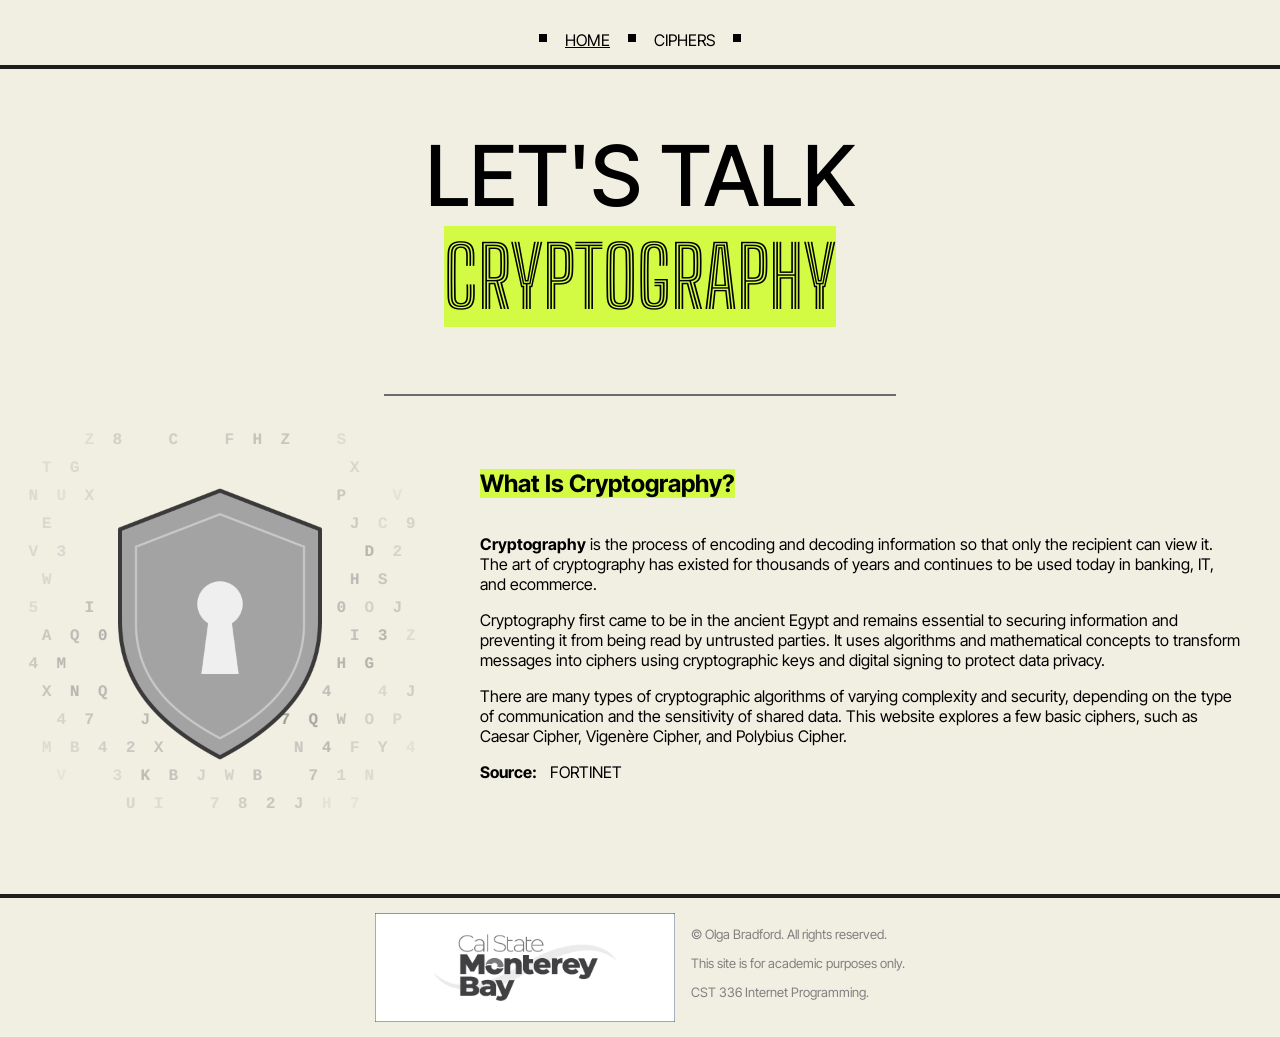
<file: hw1/index.html>
<!DOCTYPE html>
<html lang="en">
<head>
    <meta charset="UTF-8">
    <meta name="viewport" content="width=device-width, initial-scale=1.0">
    <title>Let's Talk Cryptography</title>
    <link rel="preconnect" href="https://fonts.googleapis.com">
    <link rel="preconnect" href="https://fonts.gstatic.com" crossorigin>
    <link href="https://fonts.googleapis.com/css2?family=Big+Shoulders+Inline:opsz,wght@10..72,100..900&family=Inter+Tight:ital,wght@0,100..900;1,100..900&display=swap" rel="stylesheet">
    <link rel="stylesheet" href="css/styles.css">
</head>
<body>
<header>
    <nav>
        <svg xmlns="http://www.w3.org/2000/svg" viewBox="0 0 16 16" width="16" height="16"><rect x="4" y="4" width="8" height="8" fill="#000"/></svg>
        <a href="index.html" class="active">Home</a>
        <svg xmlns="http://www.w3.org/2000/svg" viewBox="0 0 16 16" width="16" height="16"><rect x="4" y="4" width="8" height="8" fill="#000"/></svg>
        <div class="dropdown">
            <a href="#">Ciphers</a>
            <div class="dropdown-content">
                <a href="caesar.html">Caesar</a>
                <a href="vigenere.html">Vigenère</a>
                <a href="polybius.html">Polybius</a>
            </div>
        </div>
        <svg xmlns="http://www.w3.org/2000/svg" viewBox="0 0 16 16" width="16" height="16"><rect x="4" y="4" width="8" height="8" fill="#000"/></svg>
    </nav>
</header>
<main>
    <h1>Let's Talk <br><span class="stand-out">Cryptography</span></h1>
    <hr>
    <section class="flexible">
        <div>
            <h2>What Is Cryptography?</h2>
            <p>
                <strong>Cryptography</strong> is the process of encoding and decoding information so that only the recipient can view it.
                The art of cryptography has existed for thousands of years and continues to be used today in banking,
                IT, and ecommerce.
            </p>
            <p>
                Cryptography first came to be in the ancient Egypt and remains essential to securing information and preventing it from being read by untrusted parties.
                It uses algorithms and mathematical concepts to transform messages into ciphers using cryptographic keys and digital signing to protect data privacy.
            </p>
            <p>
                There are many types of cryptographic algorithms of varying complexity and security, depending on the type of communication and the sensitivity of shared data.
                This website explores a few basic ciphers, such as Caesar Cipher, Vigenère Cipher, and Polybius Cipher.
            </p>
            <p><span class="label">Source: </span><a href="https://www.fortinet.com/resources/cyberglossary/what-is-cryptography" target="_blank">Fortinet</a></p>
        </div>
        <img src="img/crypto-shield-1.png" alt="Cryptography Shield Art" id="shield">
    </section>
</main>
<footer>
    <img src="img/logo.jpg" alt="CSUMB Logo" id="logo">
    <div>
        <p>&copy; Olga Bradford. All rights reserved.</p>
        <p>This site is for academic purposes only.</p>
        <p>CST 336 Internet Programming.</p>
    </div>
</footer>
</body>
</html>
</file>
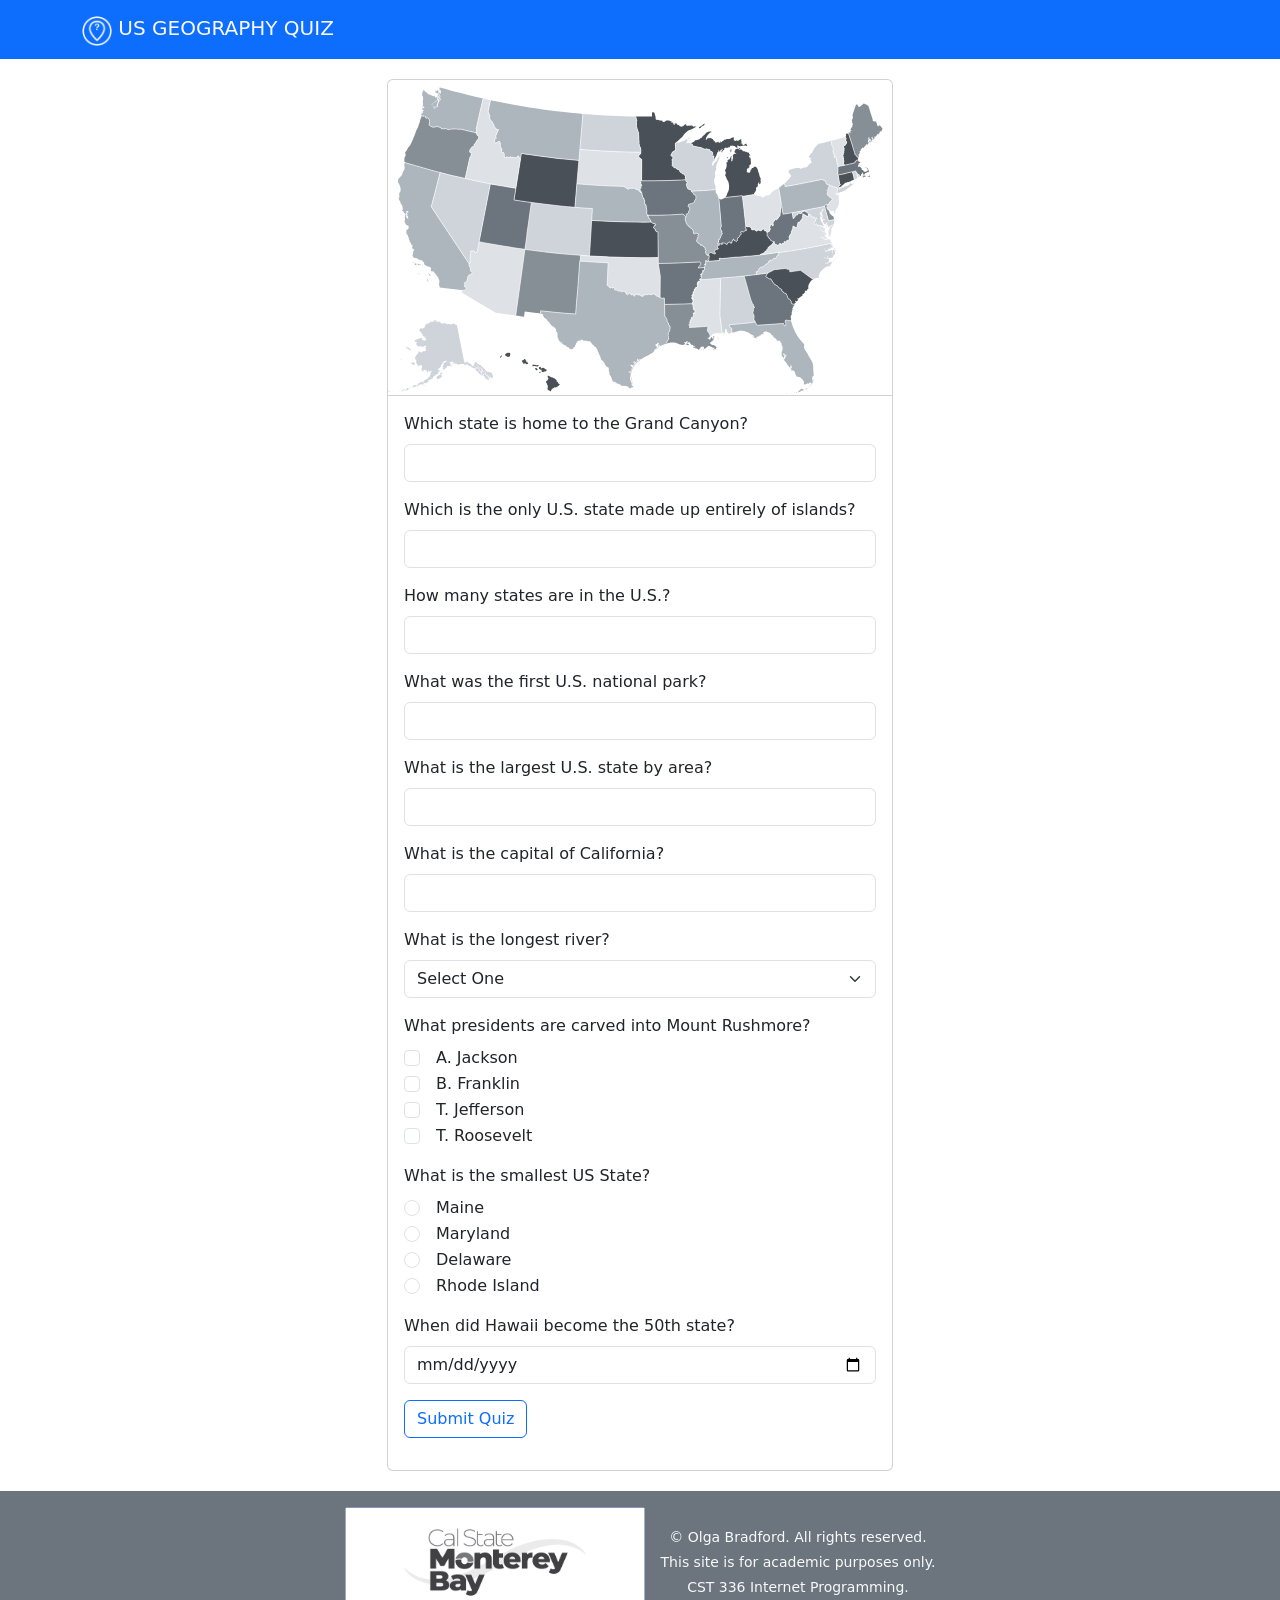
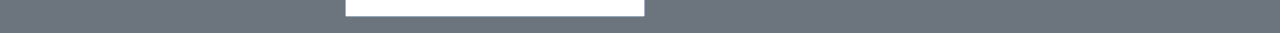
<file: hw2/index.html>
<!DOCTYPE html>
<html lang="en">
<head>
    <meta charset="UTF-8">
    <meta name="viewport" content="width=device-width, initial-scale=1.0">
    <title>US Geography Quiz</title>
    <link rel="stylesheet" href="https://cdn.jsdelivr.net/npm/bootstrap@5.3.3/dist/css/bootstrap.min.css">
    <link rel="stylesheet" href="css/styles.css">
</head>
<body>
    <header>
        <nav class="navbar bg-primary">
            <div class="container">
                <a class="navbar-brand" href="#">
                    <img src="img/quiz-logo-outline.png" alt="Quiz Logo" width="30" class="d-inline-block align-text-top">
                    <h1 class="text-light">US Geography Quiz</h1>
                </a>
            </div>
        </nav>
    </header>
    <main>
        <div class="container">
            <div class="row justify-content-center">
                <div class="col-12 col-md-8 col-lg-6">
                    <div class="card">
                        <object data="img/usa-map-grey.svg" type="image/svg+xml"></object>
                        <div class="card-body">
                            <div class="mb-3">
                                <label for="q6" class="form-label">Which state is home to the Grand Canyon? <span id="markImg6"></span></label>
                                <input type="text" class="form-control" id="q6">
                                <div id="q6Feedback"></div>
                            </div>
                            <div class="mb-3">
                                <label for="q7" class="form-label">Which is the only U.S. state made up entirely of islands? <span id="markImg7"></span></label>
                                <input type="text" class="form-control" id="q7">
                                <div id="q7Feedback"></div>
                            </div>
                            <div class="mb-3">
                                <label for="q8" class="form-label">How many states are in the U.S.? <span id="markImg8"></span></label>
                                <input type="number" class="form-control" id="q8">
                                <div id="q8Feedback"></div>
                            </div>
                            <div class="mb-3">
                                <label for="q9" class="form-label">What was the first U.S. national park? <span id="markImg9"></span></label>
                                <input type="text" class="form-control" id="q9">
                                <div id="q9Feedback"></div>
                            </div>
                            <div class="mb-3">
                                <label for="q10" class="form-label">What is the largest U.S. state by area? <span id="markImg10"></span></label>
                                <input type="text" class="form-control" id="q10">
                                <div id="q10Feedback"></div>
                            </div>
                            <div class="mb-3">
                                <label for="q1" class="form-label">What is the capital of California? <span id="markImg1"></span></label>
                                <input type="text" class="form-control" id="q1">
                                <div id="q1Feedback"></div>
                            </div>
                            <div class="mb-3">
                                <label for="q2" class="form-label">What is the longest river? <span id="markImg2"></span></label>
                                <select class="form-select" id="q2">
                                    <option value="">Select One</option>
                                    <option value="ms">Mississippi</option>
                                    <option value="mo">Missouri</option>
                                    <option value="co">Colorado</option>
                                    <option value="de">Delaware</option>
                                </select>
                                <div id="q2Feedback"></div>
                            </div>
                            <div class="mb-3">
                                <p class="form-label">What presidents are carved into Mount Rushmore? <span id="markImg3"></span></p>
                                <div class="form-check">
                                    <input type="checkbox" id="Jackson" class="form-check-input"><label class="form-check-label" for="Jackson">A. Jackson</label>
                                </div>
                                <div class="form-check">
                                    <input type="checkbox" id="Franklin" class="form-check-input"><label class="form-check-label" for="Franklin">B. Franklin</label>
                                </div>
                                <div class="form-check">
                                    <input type="checkbox" id="Jefferson" class="form-check-input"><label class="form-check-label" for="Jefferson">T. Jefferson</label>
                                </div>
                                <div class="form-check">
                                    <input type="checkbox" id="Roosevelt" class="form-check-input"><label class="form-check-label" for="Roosevelt">T. Roosevelt</label>
                                </div>
                                <div id="q3Feedback"></div>
                            </div>
                            <div class="mb-3">
                                <p class="form-label">What is the smallest US State? <span id="markImg4"></span></p>
                                <div id="q4Choices"></div>
                                <div id="q4Feedback"></div>
                            </div>
                            <div class="mb-3">
                                <label for="q5" class="form-label">When did Hawaii become the 50th state? <span id="markImg5"></span></label>
                                <input type="date" id="q5" class="form-control">
                                <div id="q5Feedback"></div>
                            </div>
                            <div class="mb-3">
                                <div role="alert" id="validationFdbk"></div>
                            </div>
                            <div class="mb-3">
                                <button class="btn btn-outline-primary">Submit Quiz</button>
                            </div>
                            <div class="mb-3">
                                <div role="alert" id="totalScore"></div>
                                <div role="alert" id="congrats"></div>
                                <div role="alert" id="totalAttempts"></div>
                            </div>
                        </div>
                    </div>
                </div>
            </div>
        </div>
    </main>
    <footer class="bg-secondary text-light text-center py-3 mt-auto">
        <div class="container d-flex flex-wrap justify-content-center align-items-center gap-3 text-center">
            <img src="img/logo.jpg" alt="CSUMB Logo" class="img-fluid" id="logo">
            <div class="small">
                <p class="mb-1">&copy; Olga Bradford. All rights reserved.</p>
                <p class="mb-1">This site is for academic purposes only.</p>
                <p class="mb-0">CST 336 Internet Programming.</p>
            </div>
        </div>
    </footer>
    <script src="js/script.js"></script>
</body>
</html>
</file>
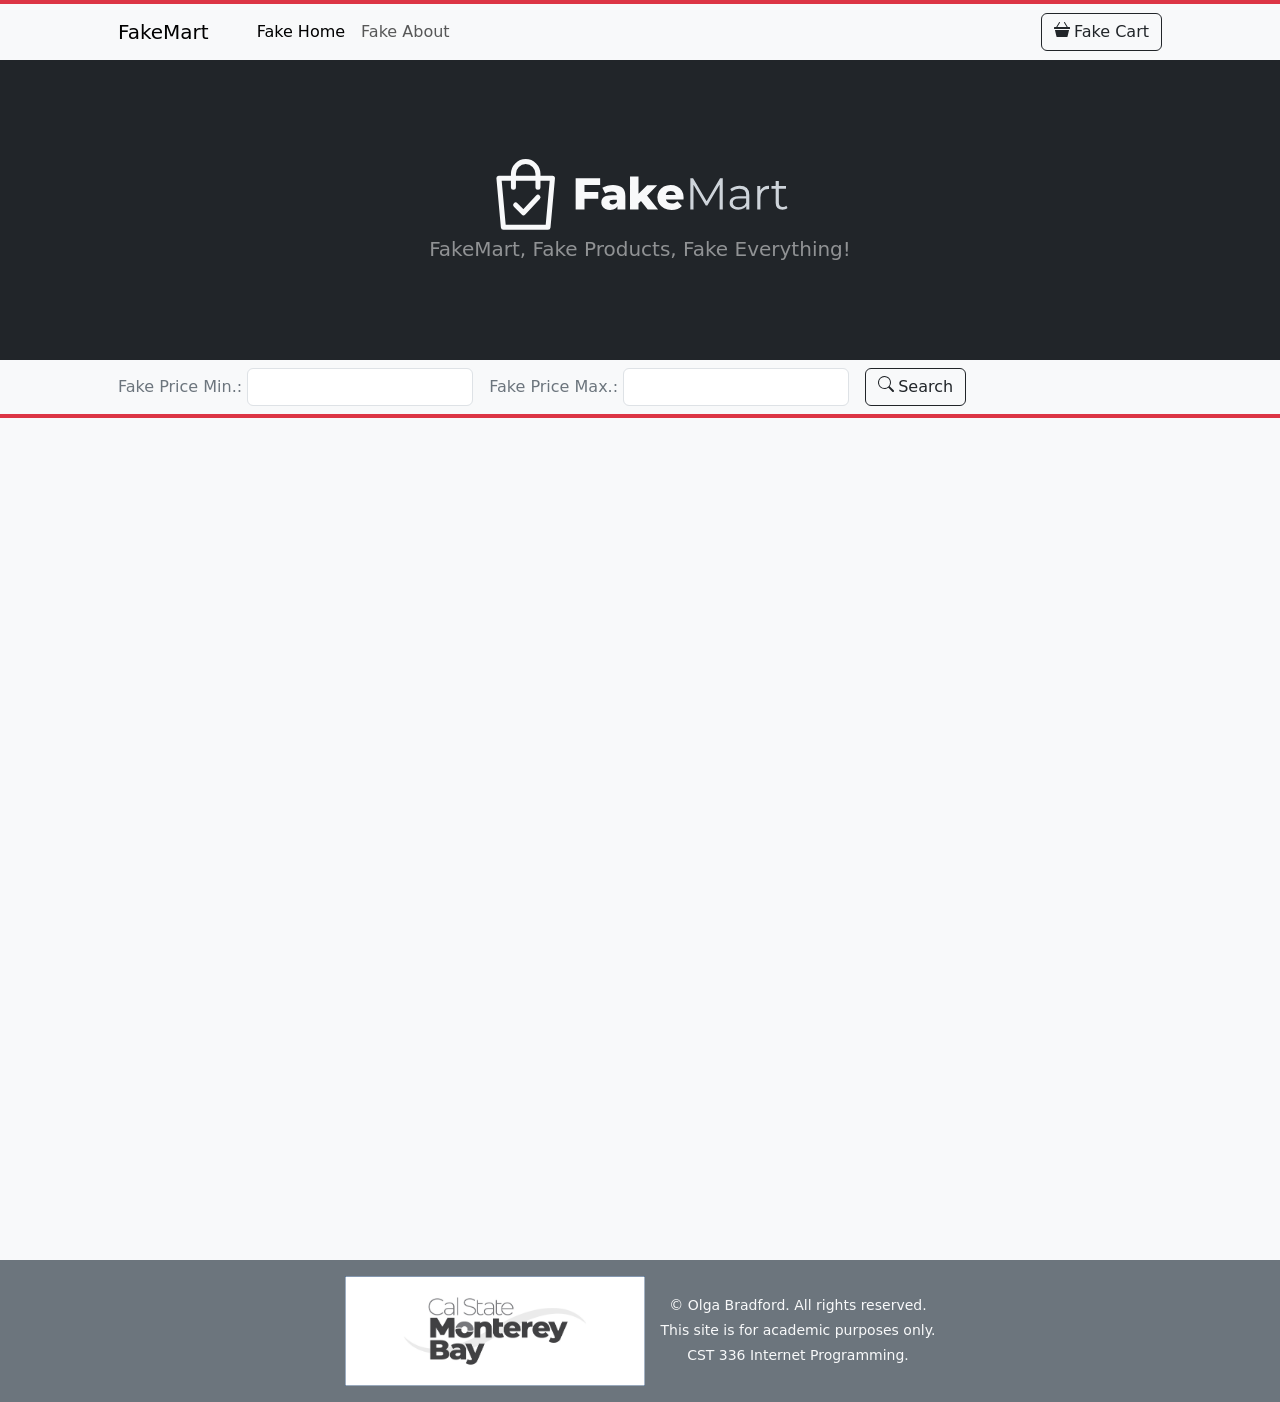
<file: hw3/index.html>
<!DOCTYPE html>
<html lang="en">
<head>
    <meta charset="UTF-8">
    <meta name="viewport" content="width=device-width, initial-scale=1.0">
    <title>Sign Up Form</title>
    <link rel="stylesheet" href="https://cdn.jsdelivr.net/npm/bootstrap@5.3.3/dist/css/bootstrap.min.css">
    <link rel="stylesheet" href="css/styles.css">
</head>
<body class="bg-light d-flex flex-column min-vh-100">
    <nav class="navbar navbar-expand-lg navbar-light bg-light" id="navig-top">
        <div class="container px-4 px-lg-5">
            <a class="navbar-brand" href="#">FakeMart</a>
            <div class="collapse navbar-collapse">
                <ul class="navbar-nav me-auto mb-2 mb-lg-0 ms-lg-4">
                    <li class="nav-item"><a class="nav-link active" aria-current="page" href="#">Fake Home</a></li>
                    <li class="nav-item"><a class="nav-link" href="#">Fake About</a></li>
                </ul>
                <button class="btn btn-outline-dark">
                    <svg xmlns="http://www.w3.org/2000/svg" width="16" height="16" fill="currentColor" class="bi bi-basket3-fill" viewBox="0 0 16 16">
                        <path d="M5.757 1.071a.5.5 0 0 1 .172.686L3.383 6h9.234L10.07 1.757a.5.5 0 1 1 .858-.514L13.783 6H15.5a.5.5 0 0 1 .5.5v1a.5.5 0 0 1-.5.5H.5a.5.5 0 0 1-.5-.5v-1A.5.5 0 0 1 .5 6h1.717L5.07 1.243a.5.5 0 0 1 .686-.172zM2.468 15.426.943 9h14.114l-1.525 6.426a.75.75 0 0 1-.729.574H3.197a.75.75 0 0 1-.73-.574z"/>
                    </svg>
                    <span>Fake Cart</span>
                </button>
            </div>
        </div>
    </nav>
    <header class="bg-dark py-5">
        <div class="container px-4 px-lg-5 my-5">
            <div class="text-center text-white">
                <img src="img/fakemart-montserrat.svg" alt="FakeMart logo" id="fake-mart">
                <p class="lead fw-normal text-white-50 mb-0">FakeMart, Fake Products, Fake Everything!</p>
            </div>
        </div>
    </header>
    <main>
        <nav class="navbar navbar-expand-lg navbar-light bg-light" id="navig-bottom">
            <div class="container px-4 px-lg-5">
                <div>
                    <form id="search">
                        <label for="minPrice" class="form-label text-secondary">Fake Price Min.: <input type="number" step="0.01" id="minPrice" name="minPrice" class="form-control"></label>
                        <label for="maxPrice" class="form-label text-secondary">Fake Price Max.: <input type="number" step="0.01" id="maxPrice" name="maxPrice" class="form-control"></label>
                        <button class="btn btn-outline-dark" id="srchBtn">
                            <svg xmlns="http://www.w3.org/2000/svg" width="16" height="16" fill="currentColor" class="bi bi-search" viewBox="0 0 16 16">
                            <path d="M11.742 10.344a6.5 6.5 0 1 0-1.397 1.398h-.001q.044.06.098.115l3.85 3.85a1 1 0 0 0 1.415-1.414l-3.85-3.85a1 1 0 0 0-.115-.1zM12 6.5a5.5 5.5 0 1 1-11 0 5.5 5.5 0 0 1 11 0"/>
                            </svg>
                            Search
                        </button>
                        <span id="validationErr"></span>
                    </form>
                </div>
            </div>
        </nav>
        <div id="loader" class="text-center my-4 d-none">
            <div class="spinner-border text-danger" role="status">
                <span class="visually-hidden">Loading...</span>
            </div>
        </div>
        <div id="product-container">
        </div>
    </main>
    <footer class="bg-secondary text-light text-center py-3 mt-auto">
        <div class="container d-flex flex-wrap justify-content-center align-items-center gap-3 text-center">
            <img src="img/logo.jpg" alt="CSUMB Logo" class="img-fluid" id="logo">
            <div class="small">
                <p class="mb-1">&copy; Olga Bradford. All rights reserved.</p>
                <p class="mb-1">This site is for academic purposes only.</p>
                <p class="mb-0">CST 336 Internet Programming.</p>
            </div>
        </div>
    </footer>
<script src="js/script.js"></script>
</body>
</html>
</file>
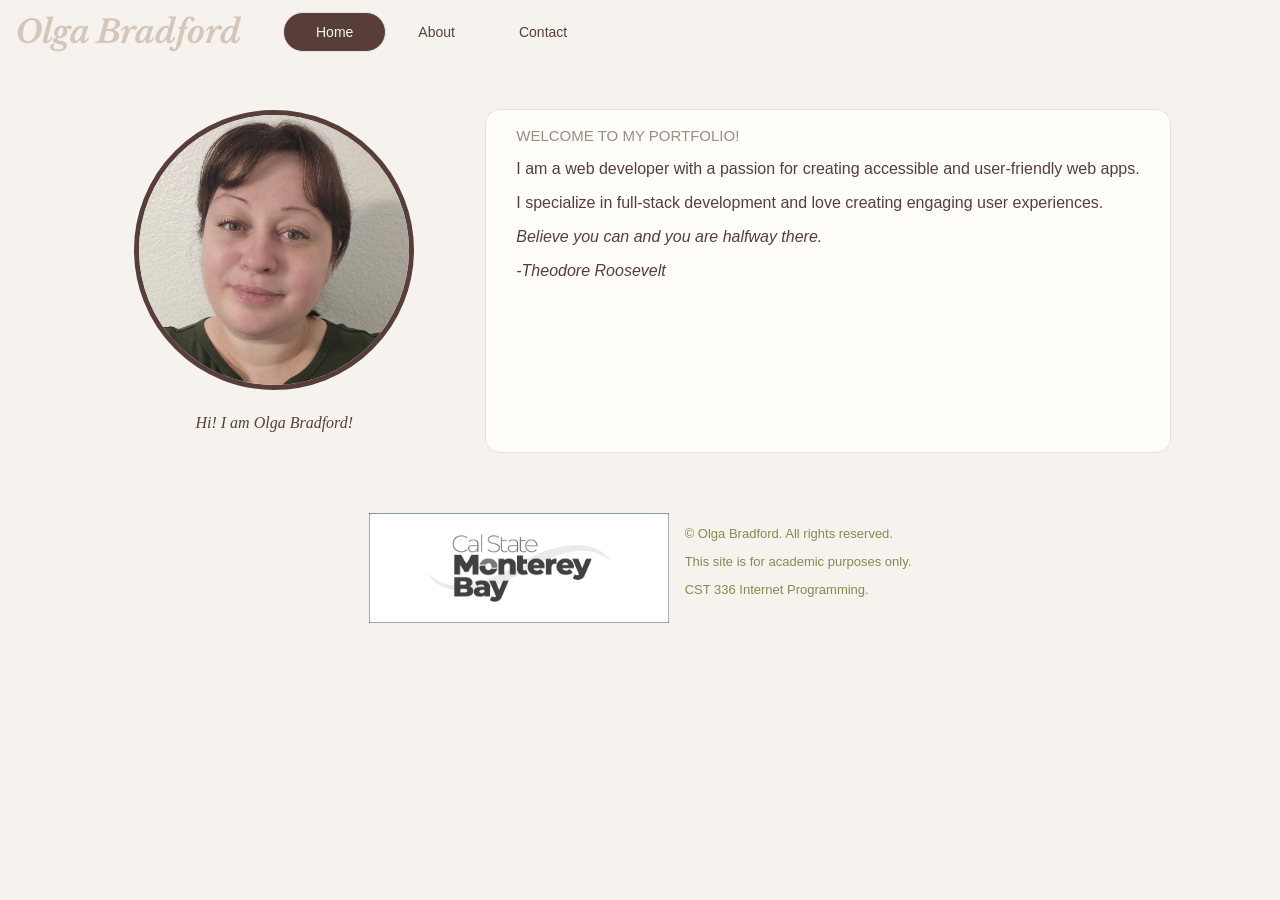
<file: lab1/index.html>
<!DOCTYPE html>
<html lang="en">
<head>
    <meta charset="UTF-8">
    <meta name="viewport" content="width=device-width, initial-scale=1.0">
    <title>Olga Bradford | Portfolio</title>
    <link rel="preconnect" href="https://fonts.googleapis.com">
    <link rel="preconnect" href="https://fonts.gstatic.com" crossorigin>
    <link href="https://fonts.googleapis.com/css2?family=Libre+Baskerville:ital,wght@0,400..700;1,400..700&display=swap" rel="stylesheet">
    <link rel="stylesheet" href="css/styles.css">
</head>
<body>
    <header>
        <h1>Olga Bradford</h1>
        <nav>
            <a href="index.html" class="active">Home</a>
            <a href="about.html">About</a>
            <a href="contact.html">Contact</a>
        </nav>
    </header>
    <main>
        <figure>
            <img src="img/profile.png" alt="Portrait of Olga Bradford" id="profile">
            <figcaption>Hi! I am Olga Bradford!</figcaption>
        </figure>
        <section id="home-section" class="card">
            <h2>Welcome to my portfolio!</h2>
            <p>I am a web developer with a passion for creating accessible and user-friendly web apps.</p>
            <p>I specialize in full-stack development and love creating engaging user experiences.</p>
            <p><i>Believe you can and you are halfway there.</i></p>
            <p><i>-Theodore Roosevelt</i></p>
        </section>
    </main>
    <footer>
        <img src="img/logo.jpg" alt="CSUMB Logo" id="logo">
        <div>
            <p>&copy; Olga Bradford. All rights reserved.</p>
            <p>This site is for academic purposes only.</p>
            <p>CST 336 Internet Programming.</p>
        </div>
    </footer>
</body>
</html>
</file>
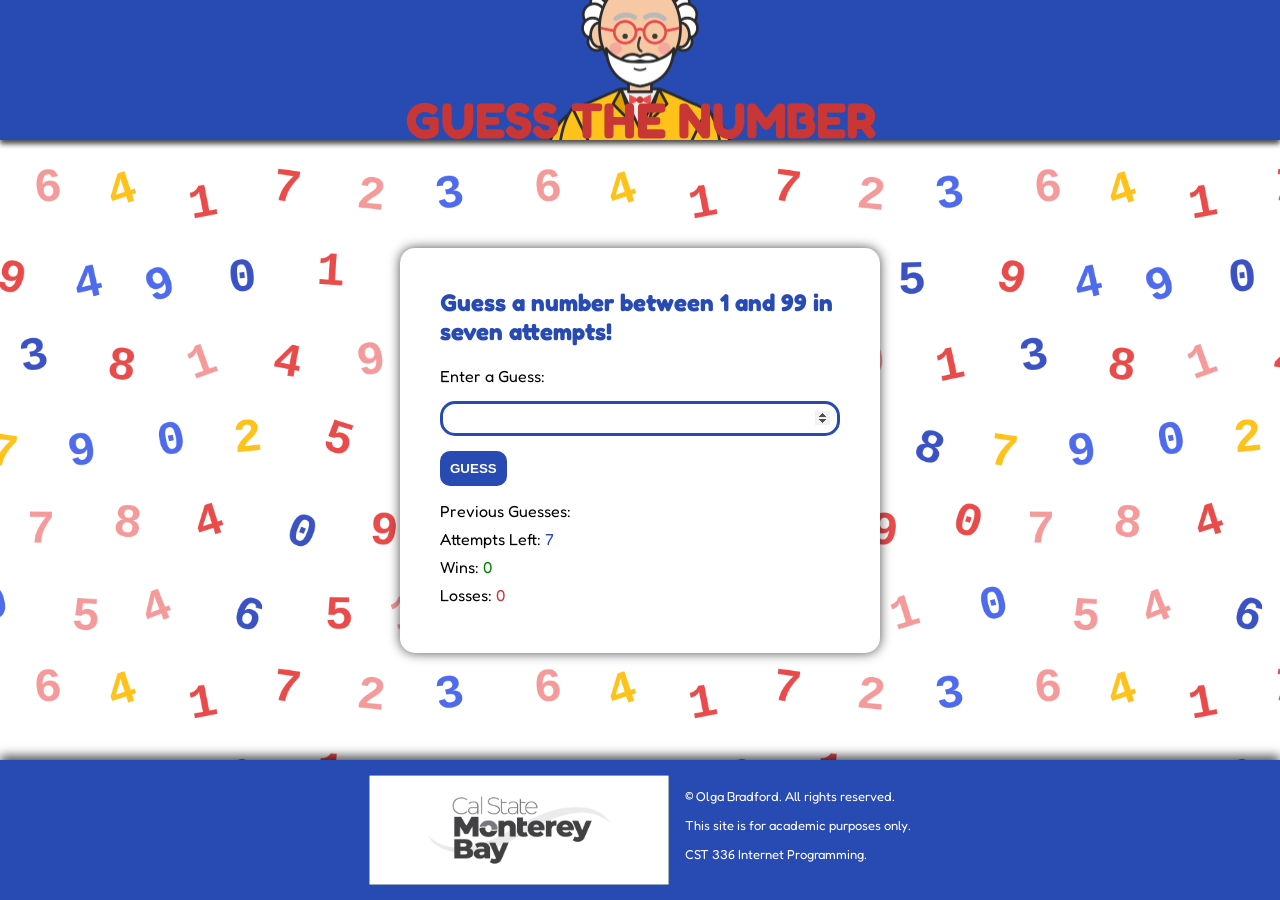
<file: lab2/index.html>
<!DOCTYPE html>
<html lang="en">
<head>
    <meta charset="UTF-8">
    <meta name="viewport" content="width=device-width, initial-scale=1.0">
    <title>Guess a Number</title>
    <link href="https://fonts.googleapis.com/css2?family=Fredoka:wght@500;600&family=Nunito:wght@400;700&display=swap" rel="stylesheet">
    <link rel="stylesheet" href="css/styles.css">
</head>
<body>
    <header>
        <h1>Guess the Number</h1>
    </header>
    <main>
        <section>
            <h2>Guess a number between 1 and 99 in seven attempts!</h2>
            <label for="playerGuess">Enter a Guess:</label>
            <input type="number" id="playerGuess" size="15">
            <div>
                <button id="guessBtn"> Guess </button>
                <button id="resetBtn"> Reset </button>
            </div>
            <div class="container" id="feedback"></div>
            <div class="container">
                Previous Guesses:
                <span id="guesses"></span>
            </div>
            <div class="container">
                Attempts Left:
                <span id="attempts"></span>
            </div>
            <div class="container">
                Wins:
                <span id="wins"></span>
            </div>
            <div class="container">
                Losses:
                <span id="losses"></span>
            </div>
        </section>
    </main>
    <footer>
        <img src="img/logo.jpg" alt="CSUMB Logo" id="logo">
        <div>
            <p>&copy; Olga Bradford. All rights reserved.</p>
            <p>This site is for academic purposes only.</p>
            <p>CST 336 Internet Programming.</p>
        </div>
    </footer>
    <script src="js/script.js" type="text/javascript"></script>
</body>
</html>
</file>
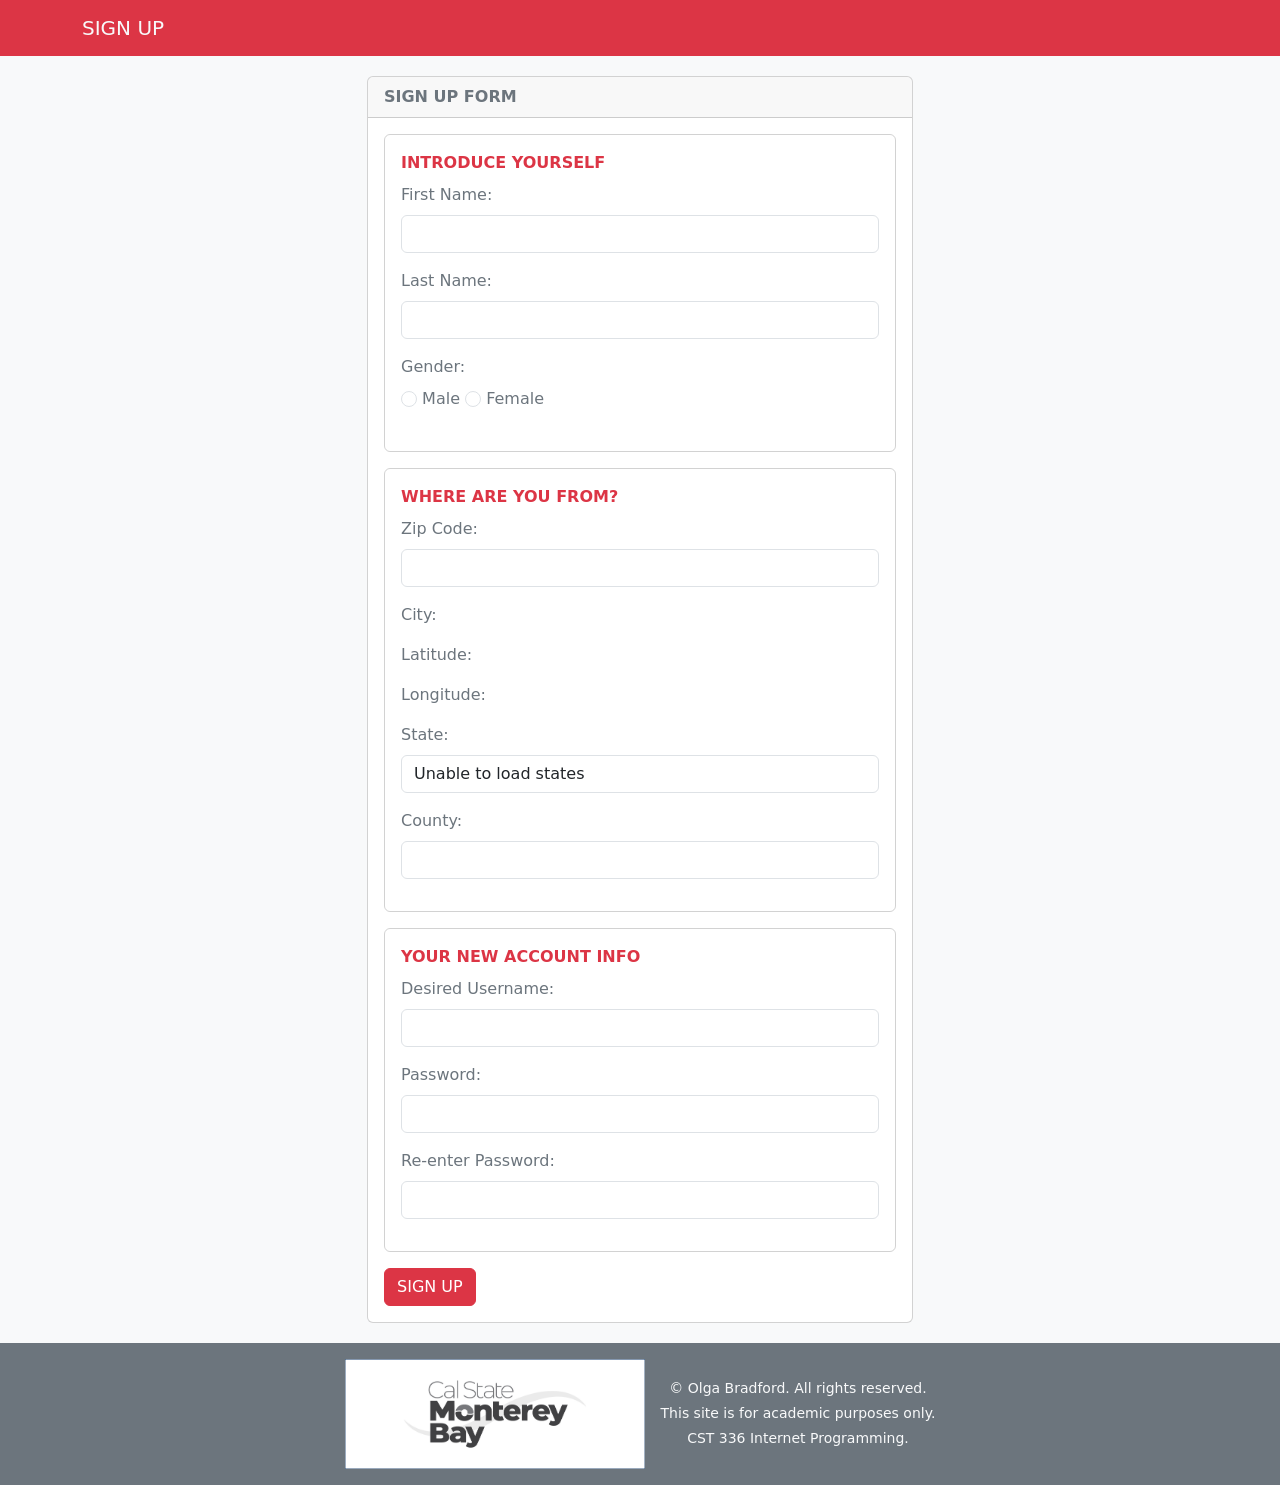
<file: lab3/index.html>
<!DOCTYPE html>
<html lang="en">
    <head>
        <meta charset="UTF-8">
        <meta name="viewport" content="width=device-width, initial-scale=1.0">
        <title>Sign Up Form</title>
        <link rel="stylesheet" href="https://cdn.jsdelivr.net/npm/bootstrap@5.3.3/dist/css/bootstrap.min.css">
        <link rel="stylesheet" href="css/styles.css">
    </head>
    <body class="bg-light d-flex flex-column min-vh-100">
        <header class="sticky-top">
            <nav class="navbar bg-danger">
                <div class="container">
                    <a class="navbar-brand" href="#">
                        <h1 class="text-light">Sign Up</h1>
                    </a>
                </div>
            </nav>
        </header>
        <main>
            <div class="container">
                <div class="row justify-content-center">
                    <div class="col-12 col-md-8 col-lg-6">
                        <div class="card">
                            <div class="card-header">
                                <span class="text-secondary">Sign Up Form</span>
                            </div>
                            <div class="card-body">
                                <form id="signupForm" action="welcome.html">
                                    <fieldset>
                                        <legend class="text-danger">Introduce Yourself</legend>
                                        <div class="mb-3">
                                            <label for="fName" class="form-label text-secondary">First Name:</label>
                                            <input type="text" id="fName" name="fName" class="form-control">
                                            <div id="q6Feedback"></div>
                                        </div>
                                        <div class="mb-3">
                                            <label for="lName" class="form-label text-secondary">Last Name:</label>
                                            <input type="text" id="lName" name="lName" class="form-control">
                                        </div>
                                        <div class="mb-3">
                                            <p class="form-label text-secondary">Gender:</p>
                                            <label class="form-label text-secondary"><input type="radio" name="gender" value="m" class="form-check-input"> Male</label>
                                            <label class="form-label text-secondary"><input type="radio" name="gender" value="f" class="form-check-input"> Female</label>
                                        </div>
                                    </fieldset>
                                    <fieldset>
                                        <legend class="text-danger">Where Are You From?</legend>
                                        <div class="mb-3">
                                            <label for="zip" class="form-label text-secondary">Zip Code:</label>
                                            <input type="text" id="zip" name="zip" class="form-control">
                                        </div>
                                        <div class="mb-3 text-secondary">
                                            City: <span id="city"></span>
                                        </div>
                                        <div class="mb-3 text-secondary">
                                            Latitude: <span id="latitude"></span>
                                        </div>
                                        <div class="mb-3 text-secondary">
                                            Longitude: <span id="longitude"></span>
                                        </div>
                                        <div class="mb-3">
                                            <label for="state" class="form-label text-secondary">State:</label>
                                            <select id="state" name="state" class="form-control">
                                            </select>
                                        </div>
                                        <div class="mb-3">
                                            <label for="county" class="form-label text-secondary">County:</label>
                                            <select id="county" name="county" class="form-control">
                                            </select>
                                        </div>
                                    </fieldset>
                                    <fieldset>
                                        <legend class="text-danger">Your New Account Info</legend>
                                        <div class="mb-3">
                                            <label for="username" class="form-label text-secondary">Desired Username:</label>
                                            <input type="text" id="username" name="username" class="form-control">
                                            <span id="usernameError"></span>
                                        </div>
                                        <div class="mb-3">
                                            <label for="password" class="form-label text-secondary">Password:</label>
                                            <input type="password" id="password" name="password" class="form-control">
                                            <div id="passErr"></div>
                                            <span id="suggested" class="form-label text-secondary"></span>
                                        </div>
                                        <div class="mb-3">
                                            <label for="passwordAgain" class="form-label text-secondary">Re-enter Password:</label>
                                            <input type="password" id="passwordAgain" name="passwordAgain" class="form-control">
                                            <span id="passwordError"></span>
                                        </div>
                                    </fieldset>
                                    <button class="btn btn-danger">Sign Up</button>
                                </form>
                            </div>
                        </div>
                    </div>
                </div>
            </div>
        </main>
        <footer class="bg-secondary text-light text-center py-3 mt-auto">
            <div class="container d-flex flex-wrap justify-content-center align-items-center gap-3 text-center">
                <img src="img/logo.jpg" alt="CSUMB Logo" class="img-fluid" id="logo">
                <div class="small">
                    <p class="mb-1">&copy; Olga Bradford. All rights reserved.</p>
                    <p class="mb-1">This site is for academic purposes only.</p>
                    <p class="mb-0">CST 336 Internet Programming.</p>
                </div>
            </div>
        </footer>
        <script src="js/script.js"></script>
    </body>
</html>
</file>
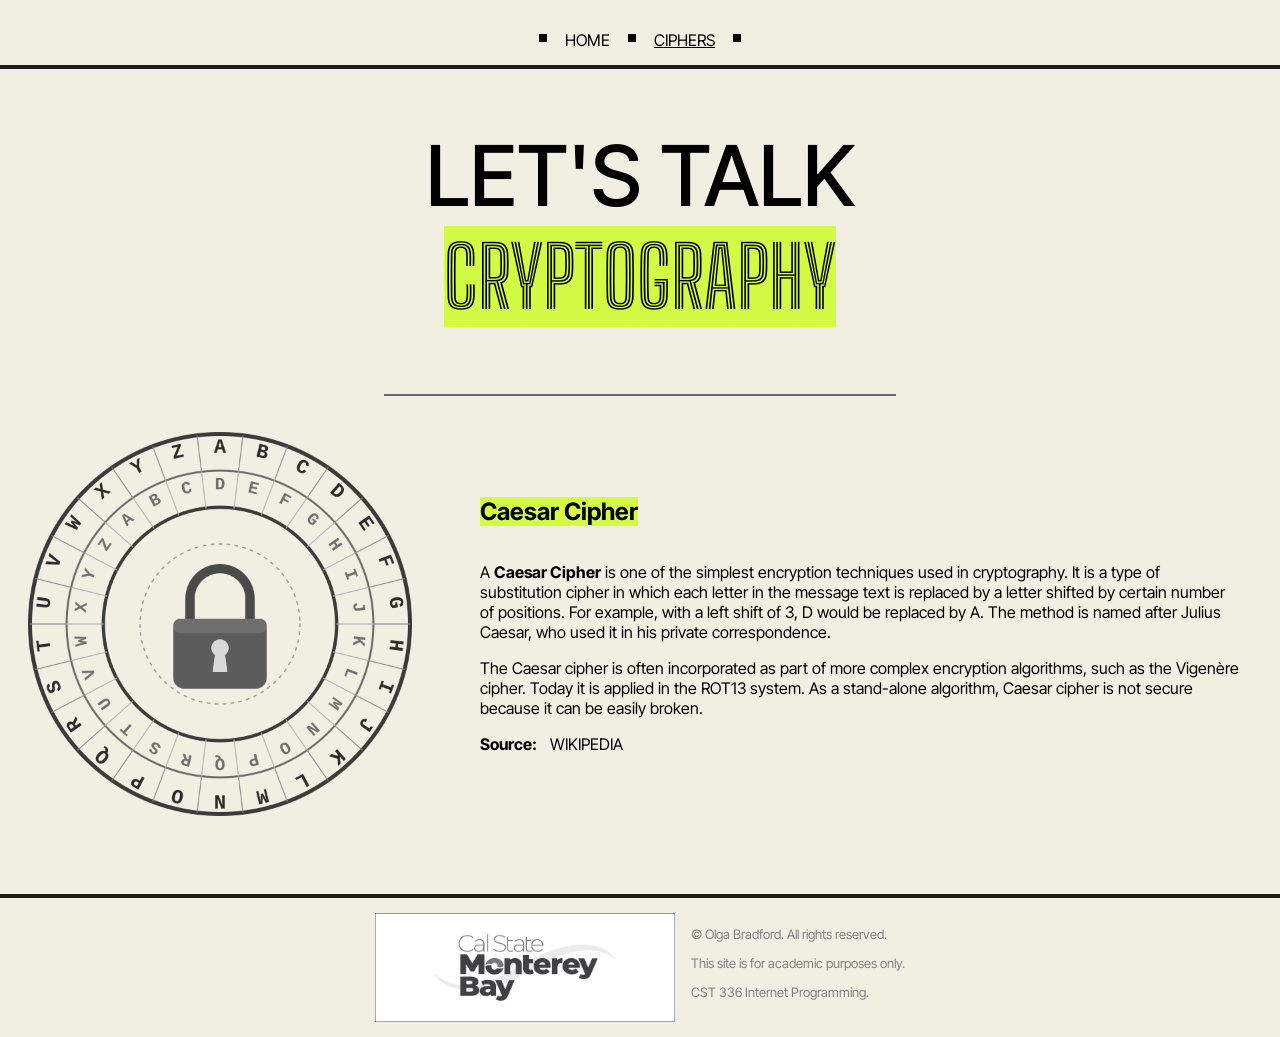
<file: hw1/caesar.html>
<!DOCTYPE html>
<html lang="en">
<head>
    <meta charset="UTF-8">
    <meta name="viewport" content="width=device-width, initial-scale=1.0">
    <title>Let's Talk Cryptography</title>
    <link rel="preconnect" href="https://fonts.googleapis.com">
    <link rel="preconnect" href="https://fonts.gstatic.com" crossorigin>
    <link href="https://fonts.googleapis.com/css2?family=Big+Shoulders+Inline:opsz,wght@10..72,100..900&family=Inter+Tight:ital,wght@0,100..900;1,100..900&display=swap" rel="stylesheet">
    <link rel="stylesheet" href="css/styles.css">
</head>
<body>
    <header>
        <nav>
            <svg xmlns="http://www.w3.org/2000/svg" viewBox="0 0 16 16" width="16" height="16"><rect x="4" y="4" width="8" height="8" fill="#000"/></svg>
            <a href="index.html">Home</a>
            <svg xmlns="http://www.w3.org/2000/svg" viewBox="0 0 16 16" width="16" height="16"><rect x="4" y="4" width="8" height="8" fill="#000"/></svg>
            <div class="dropdown">
                <a href="#" class="active">Ciphers</a>
                <div class="dropdown-content">
                    <a href="caesar.html" class="active">Caesar</a>
                    <a href="vigenere.html">Vigenère</a>
                    <a href="polybius.html">Polybius</a>
                </div>
            </div>
            <svg xmlns="http://www.w3.org/2000/svg" viewBox="0 0 16 16" width="16" height="16"><rect x="4" y="4" width="8" height="8" fill="#000"/></svg>
        </nav>
    </header>
    <main>
        <h1>Let's Talk <br><span class="stand-out">Cryptography</span></h1>
        <hr>
        <section class="flexible">
            <div>
                <h2>Caesar Cipher</h2>
                <p>
                    A <strong>Caesar Cipher</strong> is one of the simplest encryption techniques used in cryptography.
                    It is a type of substitution cipher in which each letter in the message text is replaced by a letter
                    shifted by certain number of positions. For example, with a left shift of 3, D would be replaced by A.
                    The method is named after Julius Caesar, who used it in his private correspondence.
                </p>
                <p>
                    The Caesar cipher is often incorporated as part of more complex encryption algorithms, such as the Vigenère
                    cipher. Today it is applied in the ROT13 system. As a stand-alone algorithm, Caesar cipher is not secure because it can be easily broken.
                </p>
                <p><span class="label">Source: </span><a href="https://en.wikipedia.org/wiki/Caesar_cipher" target="_blank">WIKIPEDIA</a></p>
            </div>
            <img src="img/crypto-wheel.png" alt="Cryptography Wheel Art" id="wheel">
        </section>
    </main>
    <footer>
        <img src="img/logo.jpg" alt="CSUMB Logo" id="logo">
        <div>
            <p>&copy; Olga Bradford. All rights reserved.</p>
            <p>This site is for academic purposes only.</p>
            <p>CST 336 Internet Programming.</p>
        </div>
    </footer>
</body>
</html>
</file>
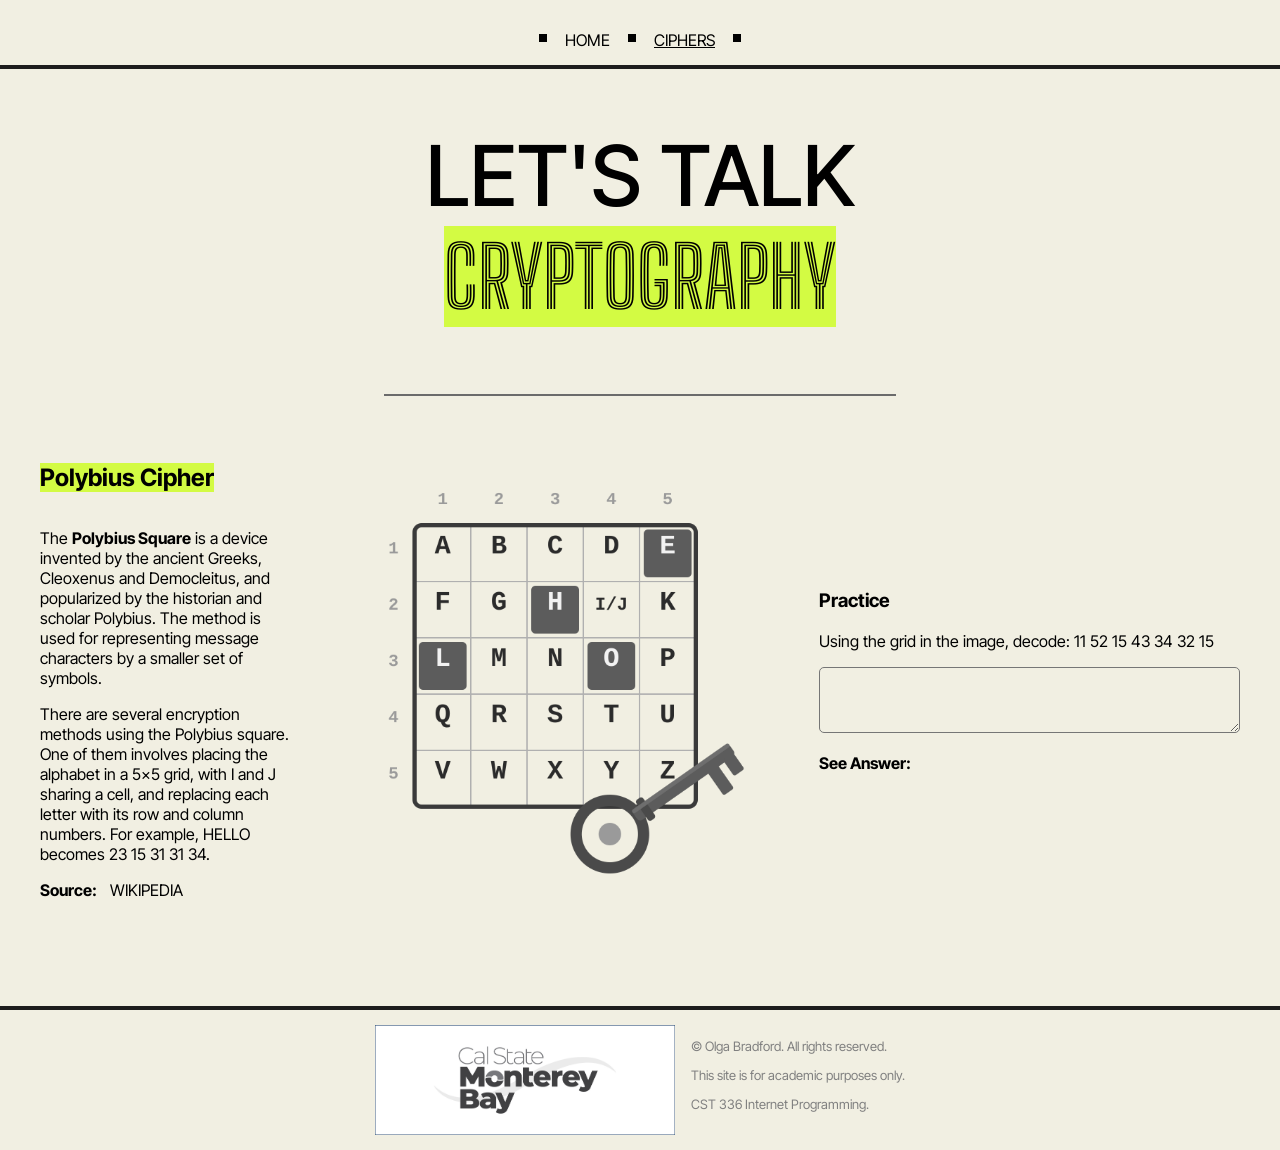
<file: hw1/polybius.html>
<!DOCTYPE html>
<html lang="en">
<head>
    <meta charset="UTF-8">
    <meta name="viewport" content="width=device-width, initial-scale=1.0">
    <title>Let's Talk Cryptography</title>
    <link rel="preconnect" href="https://fonts.googleapis.com">
    <link rel="preconnect" href="https://fonts.gstatic.com" crossorigin>
    <link href="https://fonts.googleapis.com/css2?family=Big+Shoulders+Inline:opsz,wght@10..72,100..900&family=Inter+Tight:ital,wght@0,100..900;1,100..900&display=swap" rel="stylesheet">
    <link rel="stylesheet" href="css/styles.css">
</head>
<body>
<header>
    <nav>
        <svg xmlns="http://www.w3.org/2000/svg" viewBox="0 0 16 16" width="16" height="16"><rect x="4" y="4" width="8" height="8" fill="#000"/></svg>
        <a href="index.html">Home</a>
        <svg xmlns="http://www.w3.org/2000/svg" viewBox="0 0 16 16" width="16" height="16"><rect x="4" y="4" width="8" height="8" fill="#000"/></svg>
        <div class="dropdown">
            <a href="#" class="active">Ciphers</a>
            <div class="dropdown-content">
                <a href="caesar.html">Caesar</a>
                <a href="vigenere.html">Vigenère</a>
                <a href="polybius.html" class="active">Polybius</a>
            </div>
        </div>
        <svg xmlns="http://www.w3.org/2000/svg" viewBox="0 0 16 16" width="16" height="16"><rect x="4" y="4" width="8" height="8" fill="#000"/></svg>
    </nav>
</header>
<main>
    <h1>Let's Talk <br><span class="stand-out">Cryptography</span></h1>
    <hr>
    <section class="flexible flexible-three">
        <div>
            <h2>Polybius Cipher</h2>
            <p>
                The <strong>Polybius Square</strong> is a device invented by the ancient Greeks,
                Cleoxenus and Democleitus, and popularized by the historian and scholar Polybius. The method is used for
                representing message characters by a smaller set of symbols.
            </p>
            <p>
                There are several encryption methods using the Polybius square. One of them involves placing the alphabet in a 5×5 grid,
                with I and J sharing a cell,
                and replacing each letter with its row and column numbers. For example, HELLO becomes 23 15 31 31 34.
            </p>
            <p><span class="label">Source: </span><a href="https://en.wikipedia.org/wiki/Polybius_square" target="_blank">WIKIPEDIA</a></p>
        </div>
        <img src="img/crypto-grid.png" alt="Cryptography Grid Art" id="pol">
        <div>
            <h3>Practice</h3>
            <p>Using the grid in the image, decode: 11 52 15 43 34 32 15</p>
            <textarea rows="4" cols="50"></textarea>
            <p><span class="label" id="answer-label">See Answer: </span><span id="answer">Awesome</span></p>
        </div>
    </section>
</main>
<footer>
    <img src="img/logo.jpg" alt="CSUMB Logo" id="logo">
    <div>
        <p>&copy; Olga Bradford. All rights reserved.</p>
        <p>This site is for academic purposes only.</p>
        <p>CST 336 Internet Programming.</p>
    </div>
</footer>
</body>
</html>
</file>
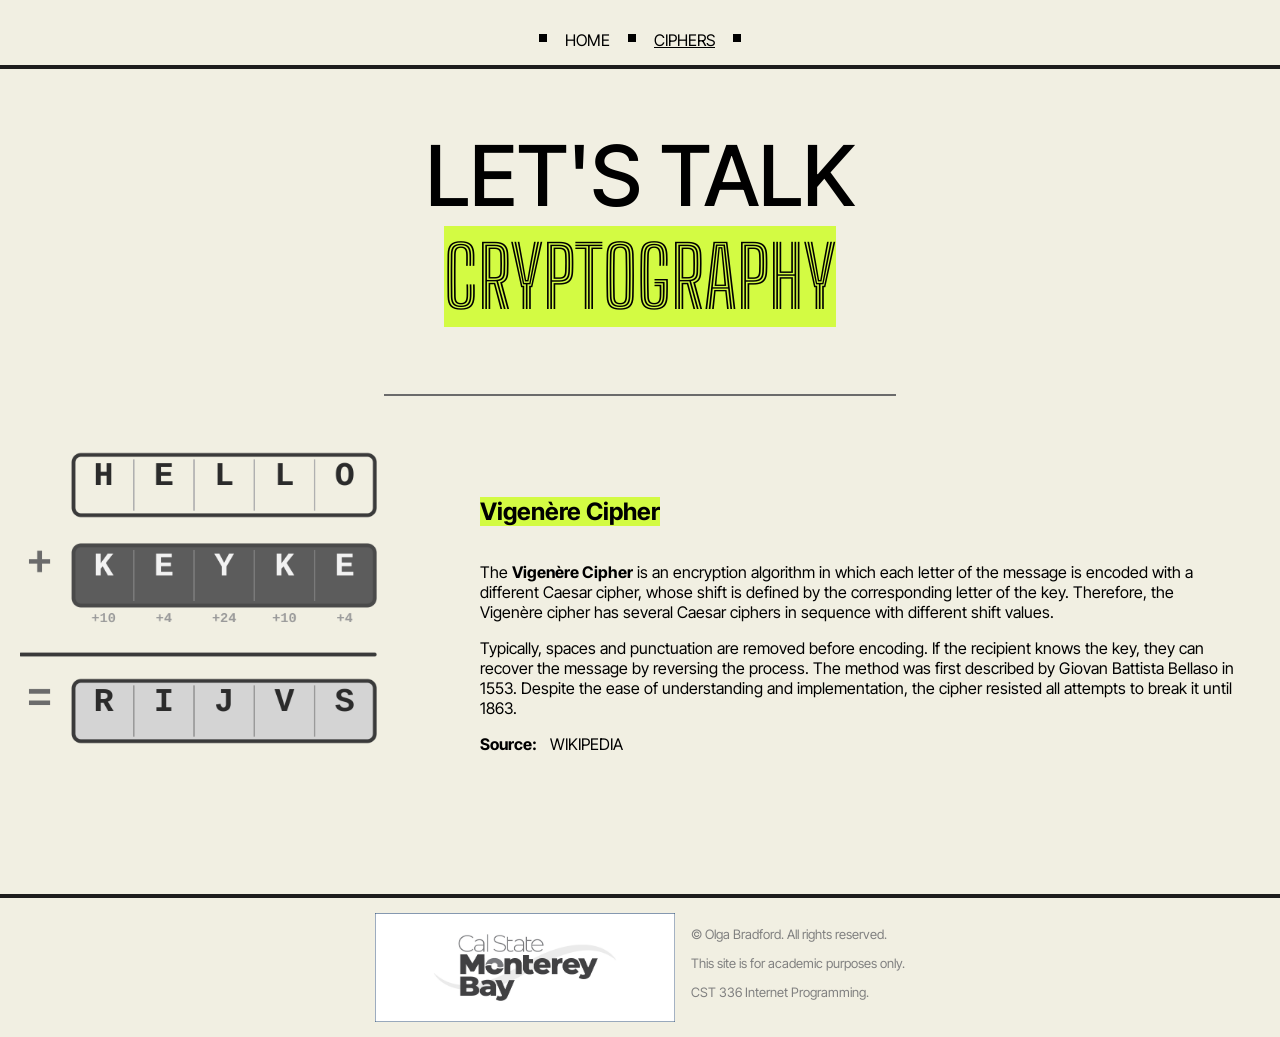
<file: hw1/vigenere.html>
<!DOCTYPE html>
<html lang="en">
<head>
    <meta charset="UTF-8">
    <meta name="viewport" content="width=device-width, initial-scale=1.0">
    <title>Let's Talk Cryptography</title>
    <link rel="preconnect" href="https://fonts.googleapis.com">
    <link rel="preconnect" href="https://fonts.gstatic.com" crossorigin>
    <link href="https://fonts.googleapis.com/css2?family=Big+Shoulders+Inline:opsz,wght@10..72,100..900&family=Inter+Tight:ital,wght@0,100..900;1,100..900&display=swap" rel="stylesheet">
    <link rel="stylesheet" href="css/styles.css">
</head>
<body>
    <header>
        <nav>
            <svg xmlns="http://www.w3.org/2000/svg" viewBox="0 0 16 16" width="16" height="16"><rect x="4" y="4" width="8" height="8" fill="#000"/></svg>
            <a href="index.html">Home</a>
            <svg xmlns="http://www.w3.org/2000/svg" viewBox="0 0 16 16" width="16" height="16"><rect x="4" y="4" width="8" height="8" fill="#000"/></svg>
            <div class="dropdown">
                <a href="#" class="active">Ciphers</a>
                <div class="dropdown-content">
                    <a href="caesar.html">Caesar</a>
                    <a href="vigenere.html" class="active">Vigenère</a>
                    <a href="polybius.html">Polybius</a>
                </div>
            </div>
            <svg xmlns="http://www.w3.org/2000/svg" viewBox="0 0 16 16" width="16" height="16"><rect x="4" y="4" width="8" height="8" fill="#000"/></svg>
        </nav>
    </header>
    <main>
        <h1>Let's Talk <br><span class="stand-out">Cryptography</span></h1>
        <hr>
        <section class="flexible">
            <div>
                <h2>Vigenère Cipher</h2>
                <p>
                    The <strong>Vigenère Cipher</strong> is an encryption algorithm in which each letter of the message is encoded with a different Caesar cipher,
                    whose shift is defined by the corresponding letter of the key.
                    Therefore, the Vigenère cipher has several Caesar ciphers in sequence with different shift values.
                </p>
                <p>
                    Typically, spaces and punctuation are removed before encoding.
                    If the recipient knows the key, they can recover the message by reversing the process.
                    The method was first described by Giovan Battista Bellaso in 1553. Despite the ease of understanding and implementation,
                    the cipher resisted all attempts to break it until 1863.
                </p>
                <p><span class="label">Source: </span><a href="https://en.wikipedia.org/wiki/Vigen%C3%A8re_cipher" target="_blank">WIKIPEDIA</a></p>
            </div>
            <img src="img/vigenere-sum.png" alt="Vigenère Sum Example Art" id="vig">
        </section>
    </main>
    <footer>
        <img src="img/logo.jpg" alt="CSUMB Logo" id="logo">
        <div>
            <p>&copy; Olga Bradford. All rights reserved.</p>
            <p>This site is for academic purposes only.</p>
            <p>CST 336 Internet Programming.</p>
        </div>
    </footer>
</body>
</html>
</file>
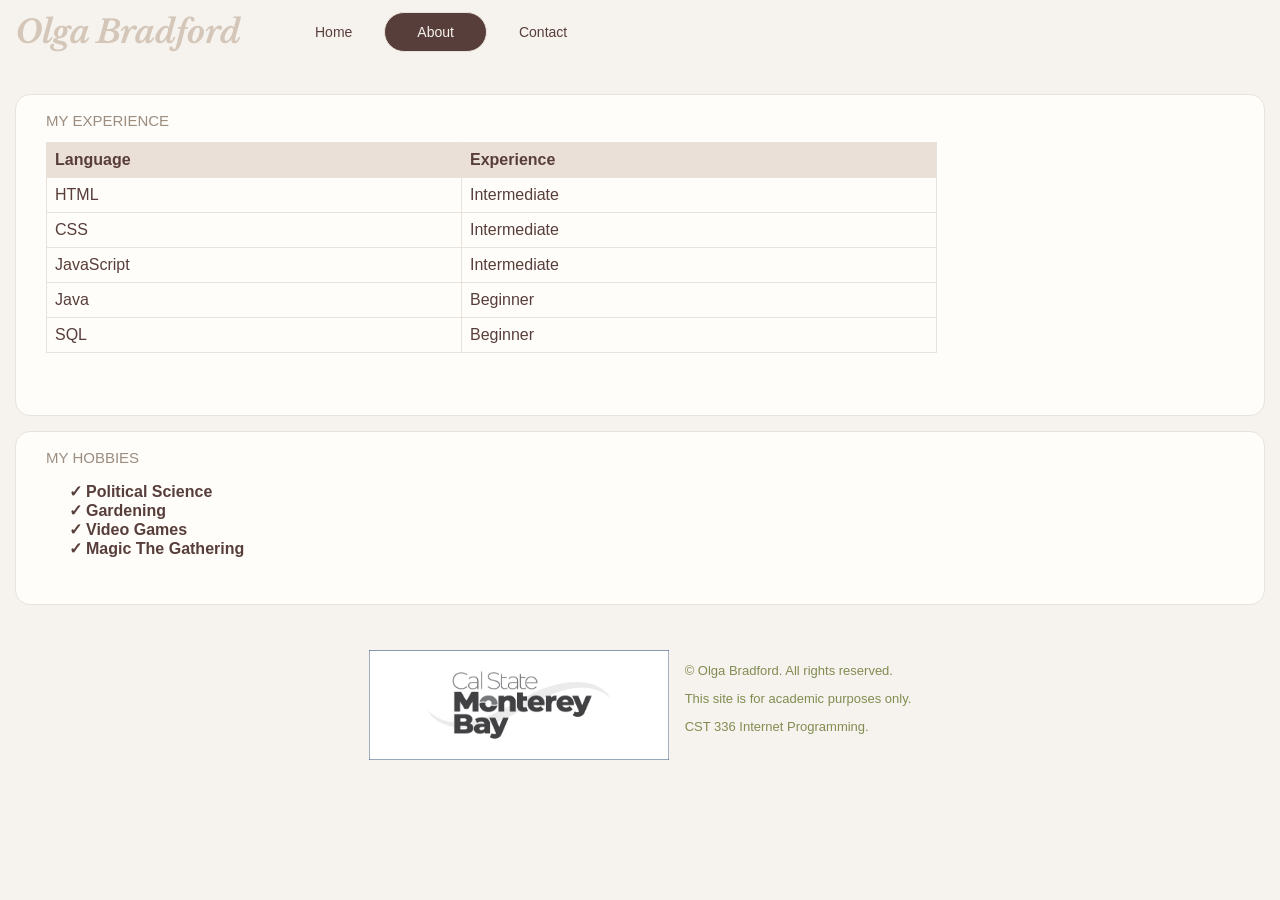
<file: lab1/about.html>
<!DOCTYPE html>
<html lang="en">
<head>
    <meta charset="UTF-8">
    <meta name="viewport" content="width=device-width, initial-scale=1.0">
    <title>Olga Bradford | About</title>
    <link rel="preconnect" href="https://fonts.googleapis.com">
    <link rel="preconnect" href="https://fonts.gstatic.com" crossorigin>
    <link href="https://fonts.googleapis.com/css2?family=Libre+Baskerville:ital,wght@0,400..700;1,400..700&display=swap" rel="stylesheet">
    <link rel="stylesheet" href="css/styles.css">
</head>
<body>
<header>
    <h1>Olga Bradford</h1>
    <nav>
        <a href="index.html">Home</a>
        <a href="about.html" class="active">About</a>
        <a href="contact.html">Contact</a>
    </nav>
</header>
<main id="about-main">
    <section class="card">
        <h2>My experience</h2>
        <table>
            <thead>
                <tr id="table-header">
                    <th scope="col">Language</th>
                    <th scope="col">Experience</th>
                </tr>
            </thead>
            <tbody>
                <tr class="table-row">
                    <td>HTML</td>
                    <td>Intermediate</td>
                </tr>
                <tr class="table-row">
                    <td>CSS</td>
                    <td>Intermediate</td>
                </tr>
                <tr>
                    <td>JavaScript</td>
                    <td>Intermediate</td>
                </tr>
                <tr>
                    <td>Java</td>
                    <td>Beginner</td>
                </tr>
                <tr>
                    <td>SQL</td>
                    <td>Beginner</td>
                </tr>
            </tbody>
        </table>
    </section>
    <section class="card">
        <h2>My hobbies</h2>
        <ul>
            <li class="interest">Political Science</li>
            <li class="interest">Gardening</li>
            <li class="interest">Video Games</li>
            <li class="interest">Magic The Gathering</li>
        </ul>
    </section>
</main>
<footer>
    <img src="img/logo.jpg" alt="CSUMB Logo" id="logo">
    <div>
        <p>&copy; Olga Bradford. All rights reserved.</p>
        <p>This site is for academic purposes only.</p>
        <p>CST 336 Internet Programming.</p>
    </div>
</footer>
</body>
</html>
</file>
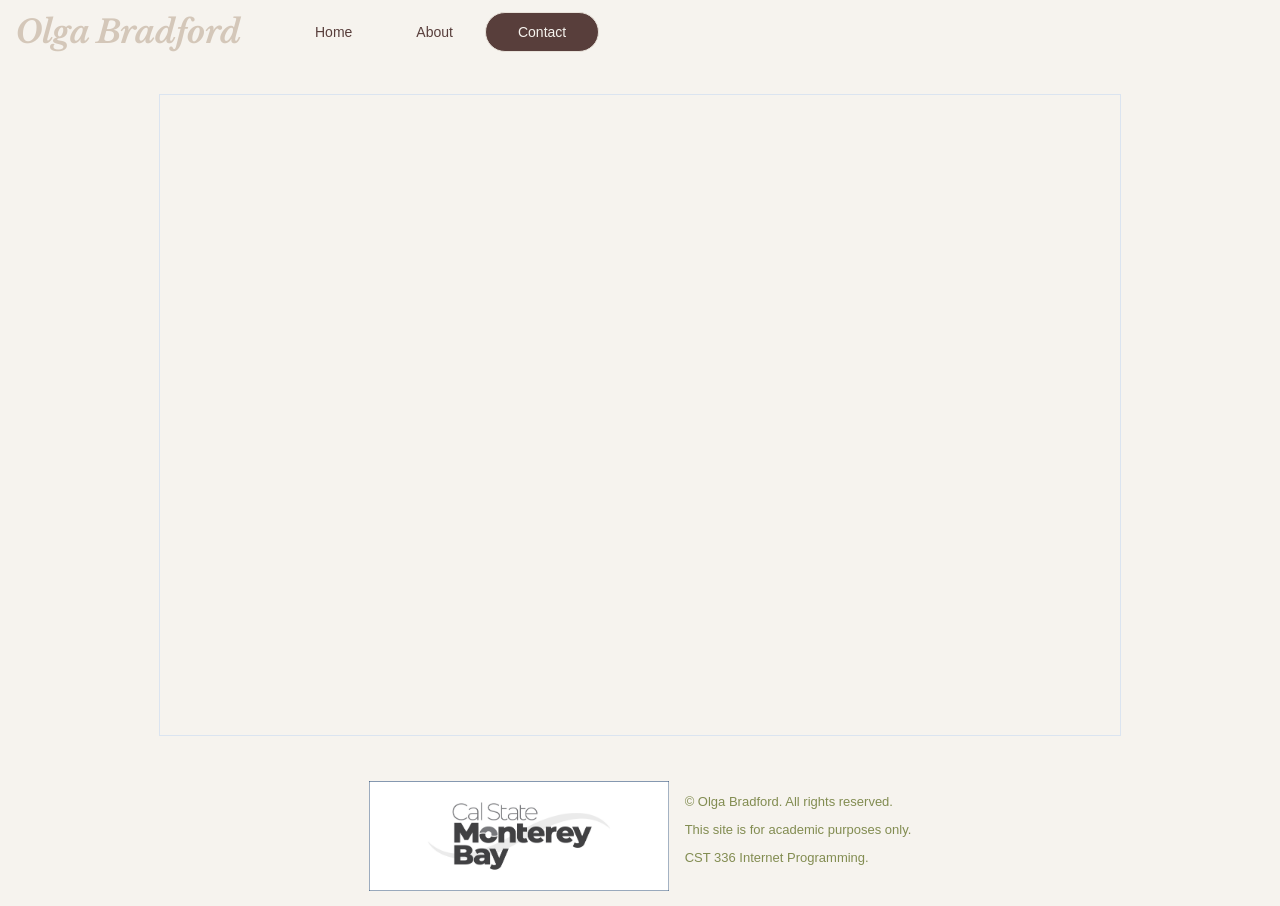
<file: lab1/contact.html>
<!DOCTYPE html>
<html lang="en">
<head>
    <meta charset="UTF-8">
    <meta name="viewport" content="width=device-width, initial-scale=1.0">
    <title>Olga Bradford | Contact</title>
    <link rel="preconnect" href="https://fonts.googleapis.com">
    <link rel="preconnect" href="https://fonts.gstatic.com" crossorigin>
    <link href="https://fonts.googleapis.com/css2?family=Libre+Baskerville:ital,wght@0,400..700;1,400..700&display=swap" rel="stylesheet">
    <link rel="stylesheet" href="css/styles.css">
</head>
<body>
    <header>
        <h1>Olga Bradford</h1>
        <nav>
            <a href="index.html">Home</a>
            <a href="about.html">About</a>
            <a href="contact.html" class="active">Contact</a>
        </nav>
    </header>
    <main>
        <iframe
                src="https://docs.google.com/forms/d/e/1FAIpQLSfaFO0KLWpcAFRkxUroR681Br2ZixXvdwbxEgc4-lOqPBEMJA/viewform"
                title="Contact Form"
                loading="lazy">
        </iframe>
    </main>
    <footer>
        <img src="img/logo.jpg" alt="CSUMB Logo" id="logo">
        <div>
            <p>&copy; Olga Bradford. All rights reserved.</p>
            <p>This site is for academic purposes only.</p>
            <p>CST 336 Internet Programming.</p>
        </div>
    </footer>
</body>
</html>
</file>
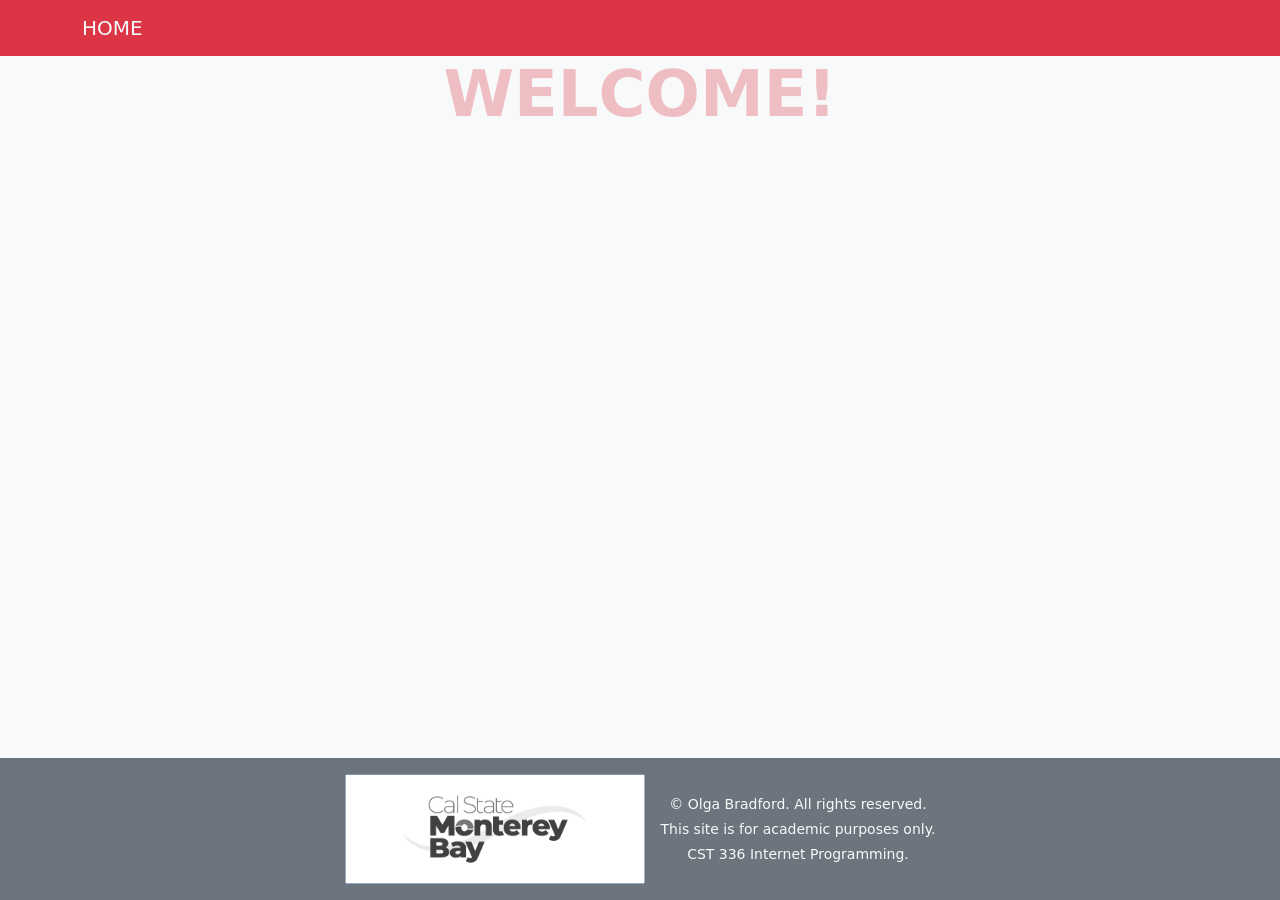
<file: lab3/welcome.html>
<!DOCTYPE html>
<html lang="en">
<head>
    <meta charset="UTF-8">
    <meta name="viewport" content="width=device-width, initial-scale=1.0">
    <title>Sign Up Form</title>
    <link rel="stylesheet" href="https://cdn.jsdelivr.net/npm/bootstrap@5.3.3/dist/css/bootstrap.min.css">
    <link rel="stylesheet" href="css/styles.css">
</head>
<body class="bg-light d-flex flex-column min-vh-100">
<header class="sticky-top">
    <nav class="navbar bg-danger">
        <div class="container">
            <a class="navbar-brand" href="#">
                <h1 class="text-light">Home</h1>
            </a>
        </div>
    </nav>
</header>
<main>
    <div class="container">
        <div class="row justify-content-center">
            <div class="col-12 col-md-8 col-lg-6">
                <h2 class="text-center">Welcome!</h2>
            </div>
        </div>
    </div>
</main>
<footer class="bg-secondary text-light text-center py-3 mt-auto">
    <div class="container d-flex flex-wrap justify-content-center align-items-center gap-3 text-center">
        <img src="img/logo.jpg" alt="CSUMB Logo" class="img-fluid" id="logo">
        <div class="small">
            <p class="mb-1">&copy; Olga Bradford. All rights reserved.</p>
            <p class="mb-1">This site is for academic purposes only.</p>
            <p class="mb-0">CST 336 Internet Programming.</p>
        </div>
    </div>
</footer>
<!--<script src="js/script.js"></script>-->
</body>
</html>
</file>
<file: hw1/css/styles.css>
body {
    margin: 0;
    background-color: #f1efe2;
    display: flex;
    flex-direction: column;
    font-family: "Inter Tight", sans-serif;
}

header {
    flex-shrink: 0;
    border-bottom: 4px solid #1d1d1d;
    display: flex;
    justify-content: center;
    padding: 10px;
}

nav {
    margin: 20px 0 5px 0;
}

main {
    flex: 1 0 auto;
    display: flex;
    flex-direction: column;
    justify-content: center;
    align-items: center;
}

h1 {
    text-transform: uppercase;
    text-align: center;
    color: black;
    font-size: 84px;
    font-weight: 500;
}

h2 {
    background-color: #d3fb43;
    display: inline-block;
}

.stand-out {
    font-family: "Big Shoulders Inline", sans-serif;
    background-color: #d3fb43;
}

hr {
    width: 40%;
    border: none;
    border-top: 2px solid #6b6b6b;
}

#wheel, #shield, #vig, #pol {
    width: 400px;
    flex-shrink: 0;
    padding: 20px;
}

#logo{
    width: 300px
}

a {
    text-decoration: none;
    text-transform: uppercase;
    color: black;
    padding: 10px;
}

a:hover, .active {
    text-decoration: underline;
    text-decoration-thickness: 0.5px;
}

.dropdown {
    position: relative;
    display: inline-block;
}

.dropdown-content {
    display: none;
    position: absolute;
    top: 100%;
    left: 0;
    background-color: #F6F3EE;
}

.dropdown-content a {
    display: block;
}

.dropdown {
    display: inline;
}

.dropdown-content {
    display: none;
}

.dropdown:hover .dropdown-content {
    display: block;
}

.flexible {
    display: flex;
    align-items: center;
    justify-content: center;
    flex-wrap: wrap;
    flex-direction: row-reverse;
    margin: 0 0 50px 0;
}

.flexible-three {
    flex-direction: row;
}

.flexible div {
    flex: 1;
    padding: 40px;
}

textarea {
    background-color: #f1efe2;
    border-radius: 5px;
}

.label {
    font-weight: bold;
}

#answer {
    display: none;
}

#answer-label {
    cursor: pointer;
}

#answer-label:hover + #answer {
    display: inline;
}

footer {
    display: flex;
    justify-content: center;
    flex-wrap: wrap;
    gap: 1rem;
    color: grey;
    font-size: 13px;
    padding: 15px;
    flex-shrink: 0;
    border-top: 4px solid #1d1d1d;
}
</file>
<file: hw2/css/styles.css>
h1 {
    text-transform: uppercase;
    font-size: 1.25rem;
    display: inline;
}

object {
    border-bottom: 1px solid rgba(0, 0, 0, 0.175);
}

.card {
    margin: 20px;
}

.form-check-label {
    margin-left: 8px;
}

#logo {
    max-width: 300px;
}

.hidden {
    display: none;
}
</file>
<file: hw3/css/styles.css>
html, body {
    margin: 0;
    padding: 0;
}

main {
    min-height: 100vh;
}

#fake-mart, #logo {
    max-width: 300px;
}

.btn {
    display: inline-flex;
    align-items: baseline;
}

.btn svg {
    margin-right: 4px;
}

#navig-top {
    border-top: 4px solid #dc3545;
}

#navig-bottom {
    border-bottom: 4px solid #dc3545;
}

#product-container {
    display: flex;
    flex-wrap: wrap;
    justify-content: space-around;
    padding: 15px;
}
.card {
    width: 18rem;
    margin-bottom: 15px;
}

.form-control:focus {
    box-shadow: none;
    border: 1px solid #212529;
}

form {
    display: flex;
    gap: 1rem;
    align-items: center;
    flex-wrap: wrap;
}

.form-control {
    display: inline;
    width: auto;
}

.form-label {
    margin: 0;
}

#validationErr {
    color: #dc3545;
}
</file>
<file: lab1/css/styles.css>
body {
    background-color: #F6F3EE;
    color: #583e3b;
    font-family: "Segoe UI", -apple-system, sans-serif;
    margin: 0;
}

/*
The Google font seems to be readable enough
*/
h1 {
    font-family: "Libre Baskerville", Georgia, serif;
    font-style: italic;
    color: #d4c7b9;
    line-height: 1;
    margin: 16px;
}

header {
    display: flex;
    flex-wrap: wrap;
    gap: 10px;
}

nav a {
    color: #583e3b;
    display: inline-block;
    padding: 0.7rem 2rem;
    text-decoration: none;
    border-radius: 25px;
    font-size: 14px;
}

nav {
    padding: 0 16px;
    display: flex;
    align-items: center;
    height: 64px;
}

nav a:hover {
    color: #583e3b;
    background-color: #f5ece6;
    border: 1px solid #e8e2da;
}

nav a:visited {
    color: #583e3b;
    display: inline-block;
    padding: 0.7rem;
    margin-top: 15px;
    text-decoration: none;
    border: 1px solid #e8e2da;
    border-radius: 25px;
    font-size: 14px;
}

nav a.active {
    color: #F6F3EE;
    background-color: #583e3b;
    border: 1px solid #e8e2da;
}

main {
    display: flex;
    justify-content: center;
    gap: 1rem;
    flex-wrap: wrap;
    margin: 30px;
}

#about-main {
    display: block;
    margin: 30px auto;
}

.card {
    background-color: #fffdf9;
    border: 1px solid #e8e2da;
    border-radius: 15px;
    margin: 15px;
    padding: 5px 30px 30px 30px;
}

.card h2 {
    font-size: 15px;
    font-weight: normal;
    color: #9b8d80;
    text-transform: uppercase;
}

#profile {
    border-radius: 50%;
    width: 270px;
    border: 5px solid #583e3b;
}

figure {
    text-align: center;
}

figcaption {
    font-family: Georgia, serif;
    font-style: italic;
    margin: 20px 0;
}

#logo {
    width: 300px
}

table {
    border-collapse: collapse;
    margin-bottom: 2rem; /* Add some space below the table */
    width: 75%;
    border: 1px solid #e8e2da;
    border-radius: 15px;
}

#table-header {
    background-color: rgba(152, 108, 87, 0.2);
}

th, td {
    border: 1px solid #e8e2da;
    padding: 0.5rem;
    text-align: left;
}

.interest {
    font-weight: bold;
}

li::marker {
    content: "✓ ";
}

iframe {
    display: block;
    width: min(100%, 60rem);
    min-height: 40rem;
    margin: 0 auto;
    border: 1px solid #dbe4f0;
}

footer {
    display: flex;
    justify-content: center;
    flex-wrap: wrap;
    gap: 1rem;
    color: #828c51;
    font-size: 13px;
    padding: 15px;
}
</file>
<file: lab2/css/styles.css>
html, body {
    margin: 0;
    padding: 0;
}
body {
    background-color: #ffffff;
    background-image: url("../img/numbers-pattern.png");
    background-size: 500px;
    display: flex;
    flex-direction: column;
    font-family: "Fredoka", sans-serif;
    min-height: 100vh;
    min-height: 100dvh;
}

header {
    background-color: #274AB3;
    background-image: url("../img/professor-yellow-bust.png");
    background-repeat: no-repeat;
    background-position: center;
    background-size: 200px;
    display: flex;
    justify-content: center;
    align-items: baseline;
    flex-wrap: wrap;
    box-shadow: 0 4px 5px rgba(0, 0, 0, 0.7);
}

header img {
    display: block;
    width: 150px;
}

h1 {
    color: #C93636;
    font-size: 50px;
    text-transform: uppercase;
    margin: 100px 0 0 0;
    line-height: 0.8;
    text-align: center;
}

h2 {
  color: #274AB3;
  margin-top: 0;
}

input {
    border: 3px solid #274AB3;
    border-radius: 15px;
    padding: 7px;
    outline: none;
    margin: 15px 0;
}

button {
    padding: 10px;
    margin-right: 7px;
    margin-bottom: 7px;
    text-transform: uppercase;
    font-weight: bold;
    border-radius: 10px;
    border: 0;
    color: #ffffff;
    
}

button:hover {
    box-shadow: 0 3px 6px rgba(0, 0, 0, 0.7);
}

#guessBtn {
    background-color: #274AB3;
}

#resetBtn {
    background-color: #C93636;
}

.container {
    margin-bottom: 8px;
}

main {
    display: flex;
    flex-direction: column;
    justify-content: center;
    padding: 0 15px;
    flex: 1;
}

section {
    display: flex;
    flex-direction: column;
    justify-content: center;
    background-color: #ffffff;
    padding: 40px;
    margin: 40px auto;
    box-shadow: 0 0 12px rgba(0, 0, 0, 0.7);
    border-radius: 15px;
    max-width: 400px;
    align-self: center;
}

footer {
    background-color: #274AB3;
    display: flex;
    justify-content: center;
    flex-wrap: wrap;
    gap: 1rem;
    color: #ffffff;
    font-size: 13px;
    padding: 15px;
    box-shadow: 0 -4px 10px rgba(0, 0, 0, 0.7);
    position: relative;
    z-index: 1;
}

#logo {
    width: 300px;
}
</file>
<file: lab3/css/styles.css>
html, body {
    margin: 0;
    padding: 0;
}

h1, legend, button, .card-header {
    text-transform: uppercase;
}

.card-header, legend {
    font-weight: bold;
}

legend {
    font-size: 1rem;
}

h1 {
    text-transform: uppercase;
    font-size: 1.25rem;
    display: inline;
}

.card {
    margin: 20px 0;
}

.form-control:focus {
    border: 2px solid rgba(220, 53, 69, 1);
    box-shadow: none;
}

.form-check-input:focus, .form-check-input:checked {
    border-color: rgba(220, 53, 69, 1);
    background-color: rgba(220, 53, 69, 1);
    box-shadow: none;
}

fieldset {
    border: 1px solid rgba(0, 0, 0, 0.175);
    margin-bottom: 1rem;
    padding: 1rem;
    border-radius: 0.375rem;
}

#usernameError {
    margin-top: 5px;
}

h2 {
    text-transform: uppercase;
    color: rgba(220, 53, 69, 0.3);
    font-weight: 900;
    font-size: 4rem;
}

#logo {
    max-width: 300px;
}
</file>
